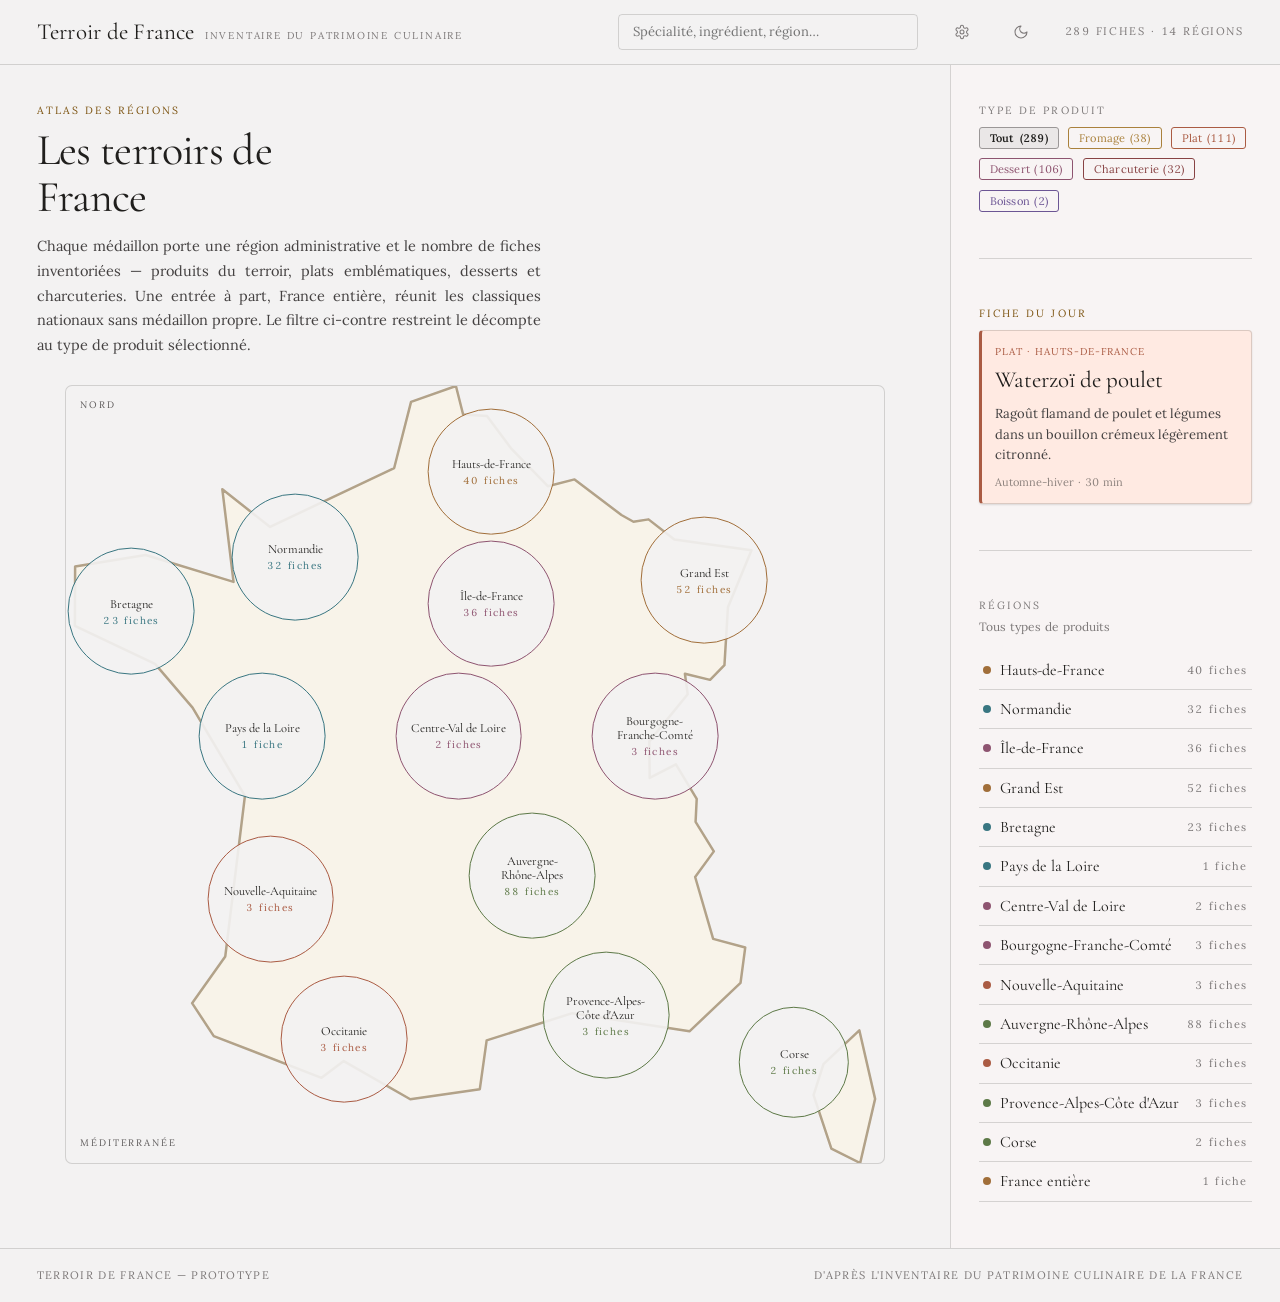
<file: index.html>
<!DOCTYPE html>
<html lang="fr">
<head>
<meta charset="utf-8">
<meta name="viewport" content="width=device-width, initial-scale=1">
<title>Terroir de France — Inventaire du patrimoine culinaire</title>
<meta name="description" content="Atlas des spécialités régionales françaises : fromages, plats, desserts et charcuteries, région par région, avec recettes, accords et fiches professionnelles.">
<meta name="color-scheme" content="light dark">
<link rel="preconnect" href="https://fonts.googleapis.com">
<link rel="preconnect" href="https://fonts.gstatic.com" crossorigin>
<link rel="stylesheet" href="assets/design-system.css">
<link rel="stylesheet" href="assets/app.css">
<link rel="stylesheet" href="assets/theme-dark.css">
<link rel="icon" href="data:image/svg+xml,<svg xmlns='http://www.w3.org/2000/svg' viewBox='0 0 32 32'><text y='26' font-size='26'>&#127838;</text></svg>">
<script>
  /* Avant peinture : sans choix explicite on suit le système, et rien n'est posé. */
  try {
    var t = localStorage.getItem('tdf-theme');
    if (t === 'dark' || t === 'light') document.documentElement.dataset.theme = t;
  } catch (e) {}
</script>
</head>
<body>
<div class="app">

  <header class="tdf-header">
    <button class="tdf-brand" data-nav="map" type="button">
      <span class="tdf-brand-name">Terroir de France</span>
      <span class="tdf-brand-sub">Inventaire du patrimoine culinaire</span>
    </button>
    <div class="tdf-spacer"></div>
    <div class="tdf-search">
      <input id="q" class="input" type="search" autocomplete="off"
             placeholder="Spécialité, ingrédient, région…" aria-label="Rechercher une spécialité">
      <button id="q-clear" class="tdf-search-clear" type="button" aria-label="Effacer la recherche" hidden>×</button>
    </div>
    <button class="btn btn-icon tdf-icon-btn" id="settings-btn" type="button" aria-haspopup="dialog" title="Paramètres">
      <!-- Lucide « settings » -->
      <svg viewBox="0 0 24 24" aria-hidden="true">
        <path d="M12.22 2h-.44a2 2 0 0 0-2 2v.18a2 2 0 0 1-1 1.73l-.43.25a2 2 0 0 1-2 0l-.15-.08a2 2 0 0 0-2.73.73l-.22.38a2 2 0 0 0 .73 2.73l.15.08a2 2 0 0 1 1 1.74v.51a2 2 0 0 1-1 1.74l-.15.09a2 2 0 0 0-.73 2.73l.22.38a2 2 0 0 0 2.73.73l.15-.08a2 2 0 0 1 2 0l.43.25a2 2 0 0 1 1 1.73V20a2 2 0 0 0 2 2h.44a2 2 0 0 0 2-2v-.18a2 2 0 0 1 1-1.73l.43-.25a2 2 0 0 1 2 0l.15.08a2 2 0 0 0 2.73-.73l.22-.39a2 2 0 0 0-.73-2.73l-.15-.08a2 2 0 0 1-1-1.74v-.5a2 2 0 0 1 1-1.74l.15-.09a2 2 0 0 0 .73-2.73l-.22-.38a2 2 0 0 0-2.73-.73l-.15.08a2 2 0 0 1-2 0l-.43-.25a2 2 0 0 1-1-1.73V4a2 2 0 0 0-2-2z"/>
        <circle cx="12" cy="12" r="3"/>
      </svg>
    </button>
    <button class="btn btn-icon tdf-icon-btn tdf-theme" id="theme" type="button" aria-pressed="false">
      <!-- Lucide « moon » / « sun » -->
      <svg class="icon-moon" viewBox="0 0 24 24" aria-hidden="true"><path d="M12 3a6 6 0 0 0 9 9 9 9 0 1 1-9-9Z"/></svg>
      <svg class="icon-sun" viewBox="0 0 24 24" aria-hidden="true"><circle cx="12" cy="12" r="4"/><path d="M12 2v2M12 20v2M4.93 4.93l1.41 1.41M17.66 17.66l1.41 1.41M2 12h2M20 12h2M6.34 17.66l-1.41 1.41M19.07 4.93l-1.41 1.41"/></svg>
    </button>
    <span class="tdf-total" id="total-label"></span>
  </header>

  <main id="view" tabindex="-1"></main>

  <footer class="tdf-footer">
    <span>Terroir de France — prototype</span>
    <span>D'après l'Inventaire du patrimoine culinaire de la France</span>
  </footer>

  <div id="settings-root"></div>

</div>
<script type="module" src="src/app.js"></script>
</body>
</html>
</file>
<file: assets/design-system.css>
/* Classical — design-system tokens and component classes.
   Imported verbatim from the design project's
   _ds/classical-c528e65d-063c-4ccd-890d-b3a77b010cb3/styles.css.
   Retune the look here; see the system's readme for the rationale. */
@import url('https://fonts.googleapis.com/css2?family=Cormorant+Garamond:wght@400;600&family=Lora:wght@400;600&display=swap');

:root {
  --color-bg: #f3f2f2;
  --color-surface: #eae9e9;
  --color-text: #201f1d;
  --color-accent: #b68235;
  --color-accent-2: #ac803e;
  --color-divider: color-mix(in srgb, #201f1d 16%, transparent);

  /* Tonal ramps — generated in OKLCH on one shared lightness scale, so the
     same step of any role matches the others in visual value. */
  --color-neutral-100: #f8f4f4;
  --color-neutral-200: #eae7e7;
  --color-neutral-300: #d7d3d3;
  --color-neutral-400: #bab6b6;
  --color-neutral-500: #9b9797;
  --color-neutral-600: #7d7979;
  --color-neutral-700: #605d5d;
  --color-neutral-800: #444141;
  --color-neutral-900: #2d2b2b;

  --color-accent-100: #fff3e4;
  --color-accent-200: #ffe3bf;
  --color-accent-300: #facb8d;
  --color-accent-400: #e1ad66;
  --color-accent-500: #c28d41;
  --color-accent-600: #a06f24;
  --color-accent-700: #7d5411;
  --color-accent-800: #5a3b0a;
  --color-accent-900: #3a270d;

  --color-accent-2-100: #fff3e4;
  --color-accent-2-200: #ffe3be;
  --color-accent-2-300: #f5cd96;
  --color-accent-2-400: #dbaf70;
  --color-accent-2-500: #bc8f4e;
  --color-accent-2-600: #9b7232;
  --color-accent-2-700: #79561f;
  --color-accent-2-800: #573d14;
  --color-accent-2-900: #382810;

  --font-heading: "Cormorant Garamond", system-ui, sans-serif;
  --font-heading-weight: 600;
  --font-body: "Lora", system-ui, sans-serif;

  --space-1: 4.6px;
  --space-2: 9.2px;
  --space-3: 13.8px;
  --space-4: 18.4px;
  --space-6: 27.6px;
  --space-8: 36.8px;

  --radius-sm: 2px;
  --radius-md: 4px;
  --radius-lg: 7px;

  --shadow-sm: 0 1px 2px color-mix(in srgb, #2d2b2b 14%, transparent);
  --shadow-md: 0 3px 10px color-mix(in srgb, #2d2b2b 16%, transparent);
  --shadow-lg: 0 12px 32px color-mix(in srgb, #2d2b2b 22%, transparent);
}

body {
  background: var(--color-bg);
  color: var(--color-text);
  font-family: var(--font-body);
}
h1, h2, h3, h4 { font-family: var(--font-heading); font-weight: var(--font-heading-weight); }

.plate{filter:sepia(0.22) saturate(0.82) contrast(1.05);box-sizing:border-box;
  border:6px solid var(--color-surface);outline:1px solid var(--color-divider)}

/* ══════════════════════════════════════════════════════════════════════════
   Components — built with the tokens above.
   ══════════════════════════════════════════════════════════════════════ */

*, *::before, *::after { box-sizing: border-box; }
body { margin: 0; font-size: 15px; line-height: 1.55; font-weight: 400; }
h1, h2, h3, h4, h5, h6 {
  font-family: var(--font-heading); font-weight: var(--font-heading-weight);
  line-height: 1.12; letter-spacing: -0.015em; margin: 0 0 var(--space-2);
}
h1 { font-size: 42px; }
h2 { font-size: 32px; }
h3 { font-size: 25px; }
h4 { font-size: 20px; }
h5 { font-size: 16px; }
h6 { font-size: 13px; }
h6 { letter-spacing: 0.08em; text-transform: uppercase; }
p { margin: 0 0 var(--space-3); }
a { color: var(--color-accent); text-underline-offset: 3px; transition: color 0.15s ease; }
img { display: block; max-width: 100%; }
figure { margin: 0; }
figcaption {
  font-size: 11px; margin-top: var(--space-1);
  color: color-mix(in srgb, var(--color-text) 55%, transparent);
}
.text-muted { color: color-mix(in srgb, var(--color-text) 55%, transparent); }
:focus { outline: none; }
:focus-visible { outline: 2px solid var(--color-accent); outline-offset: 2px; }
::selection { background: color-mix(in srgb, var(--color-accent) 30%, transparent); }

/* — rules — */
.hr {
  height: 1px; border: 0; margin: var(--space-4) 0;
  background: var(--color-divider);
}

/* — buttons — */
.btn {
  display: inline-flex; align-items: center; justify-content: center; gap: 6px;
  cursor: pointer; text-decoration: none;
  font-family: var(--font-heading); font-weight: var(--font-heading-weight);
  font-size: 14px; line-height: 1.2; color: var(--color-text);
  background: transparent; border: 1px solid transparent;
  padding: var(--space-2) calc(var(--space-3) * 1.2);
  border-radius: var(--radius-md);
  transition: color 0.15s ease, background-color 0.15s ease, border-color 0.15s ease;
}
.btn svg { display: block; }
.btn:disabled { opacity: 0.45; cursor: not-allowed; }
.btn-primary { color: var(--color-accent); border-color: var(--color-accent); }
.btn-primary:hover { background: color-mix(in srgb, var(--color-accent) 12%, transparent); }
.btn-primary:active { background: color-mix(in srgb, var(--color-accent) 22%, transparent); }
.btn-secondary { border-color: var(--color-divider); }
.btn-secondary:hover { background: color-mix(in srgb, var(--color-text) 7%, transparent); }
.btn-secondary:active { background: color-mix(in srgb, var(--color-text) 14%, transparent); }
.btn-ghost { color: var(--color-accent); padding-inline: var(--space-1); }
.btn-ghost:hover { background: color-mix(in srgb, var(--color-accent) 10%, transparent); }
.btn-ghost:active { background: color-mix(in srgb, var(--color-accent) 18%, transparent); }
.btn-icon { width: 36px; height: 36px; padding: 0; }
.btn-block { width: 100%; margin-top: var(--space-2); }

/* — forms — */
.field > label {
  display: block; font-size: 12px; margin-bottom: 5px;
  color: color-mix(in srgb, var(--color-text) 70%, transparent);
}
.input {
  width: 100%; min-height: 36px; padding: 6px 10px; font: inherit;
  font-size: 14px; color: var(--color-text); caret-color: var(--color-accent);
  background: transparent;
  border: 1px solid var(--color-divider); border-radius: var(--radius-md);
  transition: border-color 0.15s ease;
}
.input:hover { border-color: color-mix(in srgb, var(--color-text) 45%, transparent); }
.input:focus-visible { border-color: var(--color-accent); outline-offset: 0; }
textarea.input { min-height: 90px; resize: vertical; }
.radio { display: inline-flex; align-items: center; gap: 8px; cursor: pointer; font-size: 14px; }
.radio input, .seg-opt input {
  position: absolute; opacity: 0; width: 0; height: 0; pointer-events: none;
}
.radio .dot {
  width: 16px; height: 16px; flex: none; border-radius: 50%;
  border: 1.5px solid var(--color-divider);
  transition: border-color 0.15s ease, background-color 0.15s ease, box-shadow 0.15s ease;
}
.radio:hover .dot { border-color: var(--color-accent); }
.radio input:checked + .dot {
  border-color: var(--color-accent); background: var(--color-accent);
  box-shadow: inset 0 0 0 4px var(--color-bg);
}
.radio input:focus-visible + .dot { outline: 2px solid var(--color-accent); outline-offset: 2px; }
.seg {
  display: inline-flex; overflow: hidden;
  border: 1px solid var(--color-divider); border-radius: var(--radius-md);
}
.seg-opt {
  display: inline-flex; align-items: center; gap: 6px;
  padding: 7px 12px; font-size: 13px; cursor: pointer;
  transition: background-color 0.15s ease, box-shadow 0.15s ease, color 0.15s ease;
}
.seg-opt + .seg-opt { border-left: 1px solid var(--color-divider); }
.seg-opt:has(input:checked) { color: var(--color-accent); box-shadow: inset 0 0 0 1px var(--color-accent); }
.seg-opt:not(:has(input:checked)):hover { background: color-mix(in srgb, var(--color-text) 7%, transparent); }
.seg-opt:has(input:focus-visible) { outline: 2px solid var(--color-accent); outline-offset: -2px; }

/* — cards — */
.card {
  display: flex; flex-direction: column; gap: var(--space-2);
  padding: var(--space-3); border-radius: var(--radius-md); background: transparent; border: 1px solid var(--color-divider);
  transition: box-shadow 0.15s ease, border-color 0.15s ease;
}
.card-kicker { font-size: 10px; letter-spacing: 0.1em; text-transform: uppercase; color: var(--color-accent); }
.card-title {
  font-family: var(--font-heading); font-weight: var(--font-heading-weight);
  font-size: 17px; line-height: 1.2;
}
.card-body { margin: 0; font-size: 13px; opacity: 0.8; flex: 1; }
.card-meta {
  display: flex; align-items: center; gap: 6px; font-size: 11px;
  color: color-mix(in srgb, var(--color-text) 50%, transparent);
}
.elev-sm { box-shadow: var(--shadow-sm); }
.elev-md { box-shadow: var(--shadow-md); }
.elev-lg { box-shadow: var(--shadow-lg); }

/* — tags — */
.tag {
  display: inline-flex; align-items: center; font-size: 11px;
  letter-spacing: 0.02em; padding: 3px 10px;
  border-radius: calc(var(--radius-md) * 0.75);
}
.tag-accent { background: var(--color-accent-100); color: var(--color-accent-800); }
.tag-accent-2 { background: var(--color-accent-2-100); color: var(--color-accent-2-800); }
.tag-neutral { background: var(--color-neutral-100); color: var(--color-neutral-800); }
.tag-outline { border: 1px solid var(--color-accent); color: var(--color-accent); }

/* — navigation — */
.nav {
  display: flex; align-items: center; gap: var(--space-4);
  padding: var(--space-3) var(--space-4);
  border-bottom: 1px solid var(--color-divider);
}
.nav-brand {
  font-family: var(--font-heading); font-weight: var(--font-heading-weight);
  font-size: 18px; margin-right: auto;
}
.nav a { color: inherit; text-decoration: none; font-size: 14px; }
.nav a:hover, .nav a[aria-current='page'] { color: var(--color-accent); }

/* — tables — */
.table { width: 100%; border-collapse: collapse; font-size: 14px; }
.table th {
  text-align: left; font-size: 11px; letter-spacing: 0.08em; text-transform: uppercase;
  color: color-mix(in srgb, var(--color-text) 60%, transparent);
  padding: var(--space-2); border-bottom: 1px solid var(--color-divider);
}
.table td {
  padding: var(--space-2);
  border-bottom: 1px solid var(--color-divider);
}
.table tbody tr:hover { background: color-mix(in srgb, var(--color-text) 4%, transparent); }

/* — dialog — */
.dialog-backdrop {
  position: fixed; inset: 0; display: grid; place-items: center;
  padding: var(--space-4);
  background: color-mix(in srgb, var(--color-neutral-900) 50%, transparent);
}
.dialog {
  width: min(440px, 100%); display: flex; flex-direction: column; gap: var(--space-3);
  padding: var(--space-4); border-radius: var(--radius-lg);
  background: var(--color-surface); box-shadow: var(--shadow-lg); border: 1px solid var(--color-divider);
}
.dialog-title {
  font-family: var(--font-heading); font-weight: var(--font-heading-weight);
  font-size: 20px;
}
.dialog-body { font-size: 14px; opacity: 0.85; }
.dialog-actions { display: flex; justify-content: flex-end; gap: var(--space-2); margin-top: var(--space-2); }
</file>
<file: assets/app.css>
/* Terroir de France — application layer.
   Every value below comes from the maquette; the inline styles of the
   design file are lifted into named classes so the markup stays legible.
   Colours, spacing and type still resolve through the Classical tokens. */

:root {
  /* Product families — one hue per type of fiche, plus its paper tint. */
  --tdf-fromage: oklch(63% .10 78);      --tdf-fromage-t: oklch(95.5% .028 78);
  --tdf-plat: oklch(56% .11 38);         --tdf-plat-t: oklch(95.5% .03 38);
  --tdf-dessert: oklch(52% .085 350);    --tdf-dessert-t: oklch(95.5% .028 350);
  --tdf-charcuterie: oklch(47% .095 20); --tdf-charcuterie-t: oklch(95.5% .028 20);
  --tdf-boisson: oklch(50% .10 300);     --tdf-boisson-t: oklch(95.5% .028 300);

  /* Region families — the medallion strokes on the atlas. */
  --tdf-nordest: oklch(58% .095 65);
  --tdf-ouest: oklch(53% .065 210);
  --tdf-centre: oklch(52% .085 350);
  --tdf-sudouest: oklch(56% .11 38);
  --tdf-midi: oklch(54% .08 132);

  /* Le tracé de la carte, et le voile du dialogue du design system. */
  --tdf-map-fill: oklch(96.5% .014 80);
  --tdf-map-stroke: oklch(72% .04 80);
  --tdf-scrim: color-mix(in srgb, var(--color-neutral-900) 50%, transparent);
}

@keyframes tdf-in { from { opacity: 0; transform: translateY(6px) } to { opacity: 1; transform: none } }

body { margin: 0; background: var(--color-bg); color: var(--color-text); font-family: var(--font-body) }
a { color: var(--color-accent-700); text-decoration: none }
a:hover { color: var(--color-accent-600); text-decoration: underline }
button { font-family: inherit; color: inherit }

.tnum { font-feature-settings: 'tnum' }

.app { min-height: 100vh; display: flex; flex-direction: column }
/* The view slot carries the page's growth so the footer stays at the bottom. */
.app > main { flex: 1; display: flex; flex-direction: column }
.app > main:focus { outline: none }

/* ── header ─────────────────────────────────────────────────────────── */

.tdf-header {
  display: flex; align-items: center; gap: var(--space-6);
  padding: 14px var(--space-8);
  border-bottom: 1px solid var(--color-divider);
  background: var(--color-bg);
  position: sticky; top: 0; z-index: 5;
}
.tdf-brand {
  display: flex; align-items: baseline; gap: 10px;
  background: none; border: 0; padding: 0; cursor: pointer; text-align: left;
}
.tdf-brand-name { font-family: var(--font-heading); font-size: 23px; letter-spacing: .01em }
.tdf-brand-sub {
  font-size: 10px; letter-spacing: .18em; text-transform: uppercase;
  color: var(--color-neutral-600); font-feature-settings: 'tnum';
}
.tdf-spacer { flex: 1 }
.tdf-search { position: relative; width: 300px }
.tdf-search .input { width: 100%; font-size: 13px; padding-left: var(--space-3) }
.tdf-search-clear {
  position: absolute; right: 6px; top: 6px;
  background: none; border: 0; cursor: pointer;
  font-size: 15px; line-height: 1; color: var(--color-neutral-600); padding: 4px 6px;
}
/* Boutons ronds de l'en-tête — thème et paramètres partagent ce gabarit. */
.tdf-icon-btn {
  flex: none; width: 32px; height: 32px; padding: 0;
  color: var(--color-neutral-600); border-color: transparent;
  transition: color 0.15s ease, background-color 0.15s ease;
}
.tdf-icon-btn:hover { color: var(--color-accent-700); background: color-mix(in srgb, var(--color-accent) 10%, transparent) }
.tdf-icon-btn svg { width: 16px; height: 16px; stroke: currentColor; fill: none; stroke-width: 1.6;
  stroke-linecap: round; stroke-linejoin: round }
/* Un seul des deux jeux d'icônes est visible : celui du thème vers lequel on bascule. */
.tdf-theme .icon-moon { display: block }
.tdf-theme .icon-sun { display: none }
@media (prefers-color-scheme: dark) {
  :root:not([data-theme='light']) .tdf-theme .icon-moon { display: none }
  :root:not([data-theme='light']) .tdf-theme .icon-sun { display: block }
}
:root[data-theme='dark'] .tdf-theme .icon-moon { display: none }
:root[data-theme='dark'] .tdf-theme .icon-sun { display: block }
:root[data-theme='light'] .tdf-theme .icon-moon { display: block }
:root[data-theme='light'] .tdf-theme .icon-sun { display: none }

.tdf-total {
  font-size: 11px; letter-spacing: .14em; text-transform: uppercase;
  color: var(--color-neutral-600); font-feature-settings: 'tnum'; white-space: nowrap;
}

/* ── paramètres : import de gabarit ────────────────────────────────── */

.tdf-json-input {
  font-family: ui-monospace, Menlo, Consolas, monospace; font-size: 12.5px;
  min-height: 220px; white-space: pre;
}
.tdf-settings-errors {
  border-color: var(--color-accent-300); background: var(--color-accent-100);
}
.tdf-settings-errors ul { margin: 0; padding-left: 1.2em; font-size: 13px; line-height: 1.6 }
.tdf-settings-list { display: flex; flex-direction: column; margin: 0 0 var(--space-3) }
.tdf-settings-row {
  display: flex; align-items: center; justify-content: space-between; gap: var(--space-3);
  padding: var(--space-2) var(--space-1); border-bottom: 1px solid var(--color-divider);
}
.tdf-settings-row-name { font-family: var(--font-heading); font-size: 15px }
.tdf-settings-row-meta { font-size: 11px; letter-spacing: .1em; text-transform: uppercase; color: var(--color-neutral-600) }

/* ── shared editorial furniture ─────────────────────────────────────── */

.tdf-kicker {
  font-size: 10.5px; letter-spacing: .2em; text-transform: uppercase;
  color: var(--color-accent-700); margin: 0 0 var(--space-2);
}
.tdf-kicker-muted { color: var(--color-neutral-600) }
.tdf-rule { height: 3px; width: 120px; margin: 0 0 var(--space-4) }
.tdf-back {
  background: none; border: 0; padding: 0; cursor: pointer;
  font-size: 12px; letter-spacing: .1em; text-transform: uppercase;
  color: var(--color-accent-700);
}
.tdf-back-muted { color: var(--color-neutral-600) }
.tdf-section-title {
  font-family: var(--font-heading); font-weight: 400; font-size: 15px;
  letter-spacing: .16em; text-transform: uppercase;
  margin: 0 0 var(--space-3); color: var(--color-neutral-700);
}
.tdf-enter { animation: tdf-in .35s ease both }

/* Cards used as buttons keep the .card look but must stretch their children. */
.card-btn { cursor: pointer; text-align: left; align-items: stretch; width: 100% }
.card-btn:hover { box-shadow: var(--shadow-sm) }
.card-kicker-row { display: flex; justify-content: space-between; gap: var(--space-2); font-feature-settings: 'tnum' }
.card-kicker-row .muted { color: var(--color-neutral-600) }
.card-title-lg { font-size: 24px; font-weight: 400 }
.card-title-md { font-size: 23px; font-weight: 400 }
.card-title-sm { font-size: 21px; font-weight: 400 }
.card-body { line-height: 1.6; color: var(--color-neutral-800); opacity: 1 }

.tdf-grid { display: grid; gap: var(--space-4) }
.tdf-grid-285 { grid-template-columns: repeat(auto-fill, minmax(285px, 1fr)) }
.tdf-grid-300 { grid-template-columns: repeat(auto-fill, minmax(300px, 1fr)) }

/* ── search view ────────────────────────────────────────────────────── */

.tdf-main-narrow {
  flex: 1; padding: var(--space-8) var(--space-8) 55px;
  max-width: 1180px; margin: 0 auto; width: 100%;
}
.tdf-search-title {
  font-family: var(--font-heading); font-weight: 400; font-size: 40px;
  margin: 0 0 var(--space-1); letter-spacing: .005em;
}
.tdf-search-count {
  margin: 0 0 var(--space-6); font-size: 13px;
  color: var(--color-neutral-700); font-feature-settings: 'tnum';
}
.tdf-empty {
  margin: 0; padding: var(--space-8) 0; font-size: 15px; line-height: 1.75;
  color: var(--color-neutral-700); max-width: 56ch;
}

/* ── atlas view ─────────────────────────────────────────────────────── */

.tdf-atlas { flex: 1; display: grid; grid-template-columns: minmax(520px, 1fr) 330px; align-items: stretch }
.tdf-atlas-main { padding: var(--space-8) var(--space-8) 46px; min-width: 0 }
.tdf-atlas-title {
  font-family: var(--font-heading); font-weight: 400; font-size: 44px;
  line-height: 1.06; margin: 0 0 var(--space-3); max-width: 14ch;
}
.tdf-atlas-lede {
  margin: 0 0 var(--space-6); max-width: 56ch; font-size: 14.5px; line-height: 1.7;
  text-align: justify; text-wrap: pretty; color: var(--color-neutral-800);
  hyphens: auto;
}
.tdf-map {
  position: relative; aspect-ratio: 1 / .95; width: 100%; max-width: 820px; margin: 0 auto;
  border: 1px solid var(--color-divider); border-radius: var(--radius-lg); background: var(--color-bg);
}
.tdf-map > svg { position: absolute; inset: 0; width: 100%; height: 100%; border-radius: var(--radius-lg) }
.tdf-map > svg path { fill: var(--tdf-map-fill); stroke: var(--tdf-map-stroke) }
.tdf-map-label {
  position: absolute; left: 14px; font-size: 9.5px; letter-spacing: .2em;
  text-transform: uppercase; color: var(--color-neutral-700);
}
.tdf-map-label-n { top: 12px }
.tdf-map-label-s { bottom: 12px }

.tdf-pin {
  position: absolute; transform: translate(-50%, -50%);
  width: 15.5%; aspect-ratio: 1; border-radius: 50%;
  border: 1.5px solid var(--tdf-col); background: color-mix(in srgb, var(--color-bg) 90%, transparent);
  cursor: pointer; display: flex; flex-direction: column; align-items: center; justify-content: center;
  gap: 3px; padding: 8px;
  transition: box-shadow 0.15s ease, background-color 0.15s ease;
}
.tdf-pin:hover { box-shadow: var(--shadow-md); background: color-mix(in srgb, var(--tdf-col) 12%, var(--color-bg)) }
.tdf-pin-sm { width: 13.5% }
.tdf-pin-name {
  font-family: var(--font-heading); font-size: clamp(10px, 1.3vw, 12.5px);
  line-height: 1.12; text-align: center; text-wrap: balance;
}
.tdf-pin-count {
  font-size: clamp(9px, 1vw, 10px); letter-spacing: .14em;
  color: var(--tdf-col); font-feature-settings: 'tnum';
}

.tdf-aside {
  border-left: 1px solid var(--color-divider);
  padding: var(--space-8) var(--space-6) 46px;
  display: flex; flex-direction: column; gap: var(--space-6);
  background: var(--color-neutral-100);
}
.tdf-types { display: flex; flex-wrap: wrap; gap: var(--space-2) }
.tdf-type {
  cursor: pointer; border-width: 1px; border-style: solid;
  font-feature-settings: 'tnum';
  border-color: var(--tdf-col); color: var(--tdf-fg); background: var(--tdf-bg);
  transition: box-shadow 0.15s ease, background-color 0.15s ease;
}
.tdf-type:hover { box-shadow: var(--shadow-sm) }
.tdf-type[aria-pressed='true'] { font-weight: 600 }

.tdf-daily { border-left: 3px solid var(--tdf-col) }
.tdf-daily:hover { box-shadow: var(--shadow-md) }
.tdf-filter-label { margin: 0 0 var(--space-3); font-size: 12px; color: var(--color-neutral-600); font-feature-settings: 'tnum' }
.tdf-region-rows { display: flex; flex-direction: column }
.tdf-region-row {
  display: flex; align-items: center; justify-content: space-between; gap: var(--space-3);
  padding: var(--space-2) var(--space-1);
  background: none; border: 0; border-bottom: 1px solid var(--color-divider);
  cursor: pointer; text-align: left; width: 100%;
  transition: background-color 0.15s ease;
}
.tdf-region-row:hover { background: color-mix(in srgb, var(--color-neutral-300) 45%, transparent) }
.tdf-region-row-name { display: flex; align-items: center; gap: var(--space-2) }
.tdf-dot { width: 8px; height: 8px; border-radius: 50%; flex: none; background: var(--tdf-col) }
.tdf-region-row-name span:last-child { font-family: var(--font-heading); font-size: 16px }
.tdf-region-row-count { font-size: 11px; letter-spacing: .12em; color: var(--color-neutral-600); font-feature-settings: 'tnum' }

/* ── region view ────────────────────────────────────────────────────── */

.tdf-main-region { flex: 1; padding: var(--space-6) var(--space-8) 55px; max-width: 1180px; margin: 0 auto; width: 100% }
.tdf-region-head { display: grid; grid-template-columns: minmax(0, 1fr) 300px; gap: 46px; align-items: start }
.tdf-region-title { font-family: var(--font-heading); font-weight: 400; font-size: 52px; line-height: 1.04; margin: 0 0 var(--space-3) }
.tdf-region-desc {
  margin: 0; font-size: 15px; line-height: 1.75; text-align: justify; text-wrap: pretty;
  column-count: 2; column-gap: var(--space-8); column-rule: 1px solid var(--color-divider);
  hyphens: auto;
}
.tdf-facts { background: var(--color-neutral-100); border-top: 3px solid var(--tdf-col) }
.tdf-facts-list { display: flex; flex-direction: column; gap: var(--space-2); font-size: 13px }
.tdf-fact { display: flex; justify-content: space-between; gap: var(--space-2) }
.tdf-fact dt, .tdf-fact-key { color: var(--color-neutral-600) }
.tdf-fact dd { margin: 0 }

/* ── fiche view ─────────────────────────────────────────────────────── */

.tdf-main-fiche { flex: 1; padding: var(--space-6) var(--space-8) 64px; max-width: 1080px; margin: 0 auto; width: 100% }
.tdf-crumbs { display: flex; gap: var(--space-4); align-items: baseline; margin-bottom: var(--space-6) }
.tdf-fiche-tags { display: flex; flex-wrap: wrap; gap: var(--space-2); align-items: center; margin-bottom: var(--space-3) }
.tdf-fiche-region { font-size: 11px; letter-spacing: .16em; text-transform: uppercase; color: var(--color-neutral-600) }
.tdf-fiche-title { font-family: var(--font-heading); font-weight: 400; font-size: 60px; line-height: 1; margin: 0 0 var(--space-3); letter-spacing: .004em }
.tdf-fiche-rule { width: 150px }

.tdf-stats {
  display: flex; flex-wrap: wrap; gap: var(--space-8); margin: 0 0 var(--space-8);
  padding: var(--space-3) 0;
  border-top: 1px solid var(--color-divider); border-bottom: 1px solid var(--color-divider);
}
.tdf-stat { display: flex; flex-direction: column; gap: 2px }
.tdf-stat dt { font-size: 9.5px; letter-spacing: .2em; text-transform: uppercase; color: var(--color-neutral-600) }
.tdf-stat dd { margin: 0; font-family: var(--font-heading); font-size: 19px; font-feature-settings: 'tnum' }

.tdf-fiche-body { display: grid; grid-template-columns: minmax(0, 1.45fr) minmax(0, 1fr); gap: 46px; align-items: start }
.tdf-hist { margin: 0 0 var(--space-6); font-size: 15.5px; line-height: 1.78; text-align: justify; text-wrap: pretty; hyphens: auto }
.tdf-steps { margin: 0; padding: 0; list-style: none; display: flex; flex-direction: column; gap: var(--space-4) }
.tdf-step { display: grid; grid-template-columns: 44px minmax(0, 1fr); gap: var(--space-3); align-items: baseline }
.tdf-step-no { font-family: var(--font-heading); font-size: 27px; color: var(--tdf-col); border-bottom: 1px solid var(--color-divider); font-feature-settings: 'tnum' }
.tdf-step-txt { font-size: 14.5px; line-height: 1.7; text-align: justify; text-wrap: pretty; hyphens: auto }

.tdf-gallery { display: grid; grid-template-columns: repeat(3, 1fr); gap: var(--space-3) }
.tdf-gallery .plate {
  aspect-ratio: 4 / 3; display: flex; align-items: center; justify-content: center;
  background: var(--color-neutral-200); font-size: 10px; letter-spacing: .16em;
  text-transform: uppercase; color: var(--color-neutral-600); text-align: center; padding: var(--space-2);
}

.tdf-fiche-aside { display: flex; flex-direction: column; gap: var(--space-6); position: sticky; top: 88px }
.tdf-ing-card { background: var(--tdf-tint); border-top: 3px solid var(--tdf-col) }
.tdf-ing-list { display: flex; flex-direction: column; margin: 0 }
.tdf-ing {
  display: flex; justify-content: space-between; gap: var(--space-3);
  padding: 7px 0; border-bottom: 1px solid var(--color-divider);
  font-size: 13.5px; font-feature-settings: 'tnum';
}
.tdf-ing dd { margin: 0; color: var(--color-neutral-600); white-space: nowrap }

.tdf-accords { display: flex; flex-direction: column; gap: var(--space-3) }
.tdf-accord {
  display: flex; flex-direction: column; gap: 2px;
  padding-left: var(--space-3); border-left: 2px solid var(--tdf-dessert);
}
.tdf-accord-vin { font-family: var(--font-heading); font-size: 17px }
.tdf-accord-note { font-size: 12.5px; line-height: 1.55; color: var(--color-neutral-700) }

.tdf-pro { border-color: var(--color-accent-300) }
.tdf-pro-list { display: flex; flex-direction: column; gap: var(--space-2); font-size: 13px; margin: 0 }
.tdf-pro-item { display: flex; flex-direction: column; gap: 1px }
.tdf-pro-item dt { color: var(--color-neutral-600); font-size: 11px; letter-spacing: .14em; text-transform: uppercase }
.tdf-pro-item dd { margin: 0; line-height: 1.55 }

.tdf-siblings { display: flex; flex-direction: column }
.tdf-sibling {
  display: flex; align-items: baseline; justify-content: space-between; gap: var(--space-2);
  padding: var(--space-2) var(--space-1);
  background: none; border: 0; border-bottom: 1px solid var(--color-divider);
  cursor: pointer; text-align: left;
  transition: background-color 0.15s ease;
}
.tdf-sibling:hover { background: var(--color-accent-100) }
.tdf-sibling-name { font-family: var(--font-heading); font-size: 16px }
.tdf-sibling-type { font-size: 10.5px; letter-spacing: .12em; text-transform: uppercase; color: var(--color-neutral-600) }

/* ── footer ─────────────────────────────────────────────────────────── */

.tdf-footer {
  border-top: 1px solid var(--color-divider);
  padding: var(--space-4) var(--space-8);
  display: flex; justify-content: space-between; gap: var(--space-4);
  font-size: 11px; letter-spacing: .12em; text-transform: uppercase; color: var(--color-neutral-600);
}

/* ── responsive ─────────────────────────────────────────────────────── */

@media (max-width: 1080px) {
  .tdf-atlas { grid-template-columns: 1fr }
  .tdf-aside { border-left: 0; border-top: 1px solid var(--color-divider) }
  .tdf-fiche-body { grid-template-columns: 1fr; gap: var(--space-8) }
  .tdf-fiche-aside { position: static }
  .tdf-region-head { grid-template-columns: 1fr; gap: var(--space-6) }
  .tdf-region-desc { column-count: 1 }
}

@media (max-width: 720px) {
  .tdf-header { flex-wrap: wrap; gap: var(--space-3); padding: var(--space-3) var(--space-4) }
  .tdf-search { width: 100%; order: 3 }
  .tdf-total { order: 4 }
  .tdf-icon-btn { order: 2 }
  .tdf-spacer { display: none }
  /* La marque doit pouvoir se comprimer, sinon elle prend toute la première
     ligne et renvoie le bouton de thème seul sur la suivante. */
  .tdf-brand { margin-right: auto; flex: 1 1 0; min-width: 0; flex-wrap: wrap; row-gap: 2px }
  .tdf-main-narrow, .tdf-main-region, .tdf-main-fiche, .tdf-atlas-main { padding-inline: var(--space-4) }
  .tdf-aside { padding-inline: var(--space-4) }

  /* The atlas is the one element that cannot shrink gracefully: let it run
     edge to edge and grow the medallions so the region names still set. */
  .tdf-map { margin-inline: calc(var(--space-4) * -1); border-radius: 0; border-inline: 0 }
  .tdf-pin { width: 19% }
  .tdf-pin-sm { width: 16% }
  .tdf-pin-name { font-size: 8.5px; letter-spacing: -0.01em }
  .tdf-pin-count { font-size: 8px; letter-spacing: .08em }
  .tdf-atlas-title { font-size: 34px }
  .tdf-region-title { font-size: 38px }
  .tdf-fiche-title { font-size: 40px }
  .tdf-footer { flex-direction: column; gap: var(--space-2); padding-inline: var(--space-4) }
  .tdf-gallery { grid-template-columns: 1fr }
}

@media (prefers-reduced-motion: reduce) {
  .tdf-enter { animation: none }
  *, *::before, *::after { transition: none !important }
}
</file>
<file: assets/theme-dark.css>
/* Terroir de France — couche sombre.
 *
 * Classical est un système mono-thème, sur fond clair : plutôt que de le
 * modifier (il doit rester synchronisable avec le projet Design), ce fichier
 * ne redéfinit que ses *tokens*. Tout le reste — composants, espacements,
 * type — continue de fonctionner tel quel.
 *
 * Le readme du système donne la direction pour un fond sombre : « un noir
 * chaud, une nuance sous --color-neutral-900 », l'or en --color-accent-400,
 * et une élévation faite d'une arête fine et d'une ombre ambiante plutôt que
 * d'ombres portées.
 *
 * Les rampes neutre et accent sont *inversées* en valeur mais gardent leur
 * rôle : -100 reste « le fond teinté », -800 reste « le texte sur ce fond ».
 * Les classes n'ont donc pas à savoir dans quel thème elles sont.
 *
 * Trois états, comme il se doit : le choix explicite pose data-theme sur
 * <html> et gagne dans les deux sens ; sans choix, on suit le système.
 */

:root { color-scheme: light }

@media (prefers-color-scheme: dark) {
  :root:not([data-theme='light']) { color-scheme: dark }
}
:root[data-theme='dark'] { color-scheme: dark }

/* Le corps de la palette, écrit une fois et appliqué aux deux sélecteurs. */
@media (prefers-color-scheme: dark) {
  :root:not([data-theme='light']) {
    --color-bg: #1a1917;
    --color-surface: #262421;
    --color-text: #ece8e2;
    --color-accent: #d9a253;
    --color-accent-2: #d09b52;
    --color-divider: color-mix(in srgb, #ece8e2 18%, transparent);

    --color-neutral-100: #232120;
    --color-neutral-200: #2c2a27;
    --color-neutral-300: #3b3835;
    --color-neutral-400: #4f4c48;
    --color-neutral-500: #7d7975;
    --color-neutral-600: #979289;
    --color-neutral-700: #b3ada5;
    --color-neutral-800: #cdc7bf;
    --color-neutral-900: #e6e1da;

    --color-accent-100: #2b2216;
    --color-accent-200: #3b2f1d;
    --color-accent-300: #6d5228;
    --color-accent-400: #e1ad66;
    --color-accent-500: #d09a4e;
    --color-accent-600: #f0c684;
    --color-accent-700: #e1ad66;
    --color-accent-800: #f0d4a4;
    --color-accent-900: #f8e8cd;

    --color-accent-2-100: #2b2216;
    --color-accent-2-200: #3b2f1d;
    --color-accent-2-300: #6a5029;
    --color-accent-2-400: #dbaf70;
    --color-accent-2-500: #c99d5c;
    --color-accent-2-600: #edc488;
    --color-accent-2-700: #dbaf70;
    --color-accent-2-800: #eed6ac;
    --color-accent-2-900: #f7e9d0;

    /* L'élévation devient de l'obscurité ambiante, pas une ombre portée. */
    --shadow-sm: 0 1px 2px rgba(0, 0, 0, .55);
    --shadow-md: 0 3px 10px rgba(0, 0, 0, .6);
    --shadow-lg: 0 12px 32px rgba(0, 0, 0, .68);

    /* Familles de produits et de régions : mêmes teintes, remontées en
       clarté pour tenir sur le fond, et fonds teintés redescendus. */
    --tdf-fromage: oklch(80% .095 78);      --tdf-fromage-t: oklch(26% .035 78);
    --tdf-plat: oklch(75% .11 38);          --tdf-plat-t: oklch(26% .04 38);
    --tdf-dessert: oklch(75% .095 350);     --tdf-dessert-t: oklch(26% .035 350);
    --tdf-charcuterie: oklch(73% .105 20);  --tdf-charcuterie-t: oklch(26% .038 20);
    --tdf-boisson: oklch(75% .095 300);     --tdf-boisson-t: oklch(26% .035 300);

    --tdf-nordest: oklch(78% .10 65);
    --tdf-ouest: oklch(75% .075 210);
    --tdf-centre: oklch(75% .095 350);
    --tdf-sudouest: oklch(75% .11 38);
    --tdf-midi: oklch(77% .095 132);

    /* Le tracé de la carte : un papier sombre, une côte dorée. */
    --tdf-map-fill: oklch(24% .014 80);
    --tdf-map-stroke: oklch(52% .04 80);

    /* Le voile du dialogue s'appuie sur neutral-900, devenu clair : noir. */
    --tdf-scrim: rgba(0, 0, 0, .62);
  }
}

:root[data-theme='dark'] {
  --color-bg: #1a1917;
  --color-surface: #262421;
  --color-text: #ece8e2;
  --color-accent: #d9a253;
  --color-accent-2: #d09b52;
  --color-divider: color-mix(in srgb, #ece8e2 18%, transparent);

  --color-neutral-100: #232120;
  --color-neutral-200: #2c2a27;
  --color-neutral-300: #3b3835;
  --color-neutral-400: #4f4c48;
  --color-neutral-500: #7d7975;
  --color-neutral-600: #979289;
  --color-neutral-700: #b3ada5;
  --color-neutral-800: #cdc7bf;
  --color-neutral-900: #e6e1da;

  --color-accent-100: #2b2216;
  --color-accent-200: #3b2f1d;
  --color-accent-300: #6d5228;
  --color-accent-400: #e1ad66;
  --color-accent-500: #d09a4e;
  --color-accent-600: #f0c684;
  --color-accent-700: #e1ad66;
  --color-accent-800: #f0d4a4;
  --color-accent-900: #f8e8cd;

  --color-accent-2-100: #2b2216;
  --color-accent-2-200: #3b2f1d;
  --color-accent-2-300: #6a5029;
  --color-accent-2-400: #dbaf70;
  --color-accent-2-500: #c99d5c;
  --color-accent-2-600: #edc488;
  --color-accent-2-700: #dbaf70;
  --color-accent-2-800: #eed6ac;
  --color-accent-2-900: #f7e9d0;

  --shadow-sm: 0 1px 2px rgba(0, 0, 0, .55);
  --shadow-md: 0 3px 10px rgba(0, 0, 0, .6);
  --shadow-lg: 0 12px 32px rgba(0, 0, 0, .68);

  --tdf-fromage: oklch(80% .095 78);      --tdf-fromage-t: oklch(26% .035 78);
  --tdf-plat: oklch(75% .11 38);          --tdf-plat-t: oklch(26% .04 38);
  --tdf-dessert: oklch(75% .095 350);     --tdf-dessert-t: oklch(26% .035 350);
  --tdf-charcuterie: oklch(73% .105 20);  --tdf-charcuterie-t: oklch(26% .038 20);
  --tdf-boisson: oklch(75% .095 300);     --tdf-boisson-t: oklch(26% .035 300);

  --tdf-nordest: oklch(78% .10 65);
  --tdf-ouest: oklch(75% .075 210);
  --tdf-centre: oklch(75% .095 350);
  --tdf-sudouest: oklch(75% .11 38);
  --tdf-midi: oklch(77% .095 132);

  --tdf-map-fill: oklch(24% .014 80);
  --tdf-map-stroke: oklch(52% .04 80);

  --tdf-scrim: rgba(0, 0, 0, .62);
}

/* Les deux endroits où un token ne suffit pas. */

/* Le voile du dialogue est écrit en dur sur neutral-900 dans le système. */
.dialog-backdrop { background: var(--tdf-scrim) }

/* Le virage sépia des plaques vire au jaune sale sur fond sombre : on garde
   le grain (désaturation, contraste) et on laisse tomber le sépia. */
@media (prefers-color-scheme: dark) {
  :root:not([data-theme='light']) .plate { filter: saturate(.8) contrast(1.05) brightness(.92) }
}
:root[data-theme='dark'] .plate { filter: saturate(.8) contrast(1.05) brightness(.92) }
</file>
